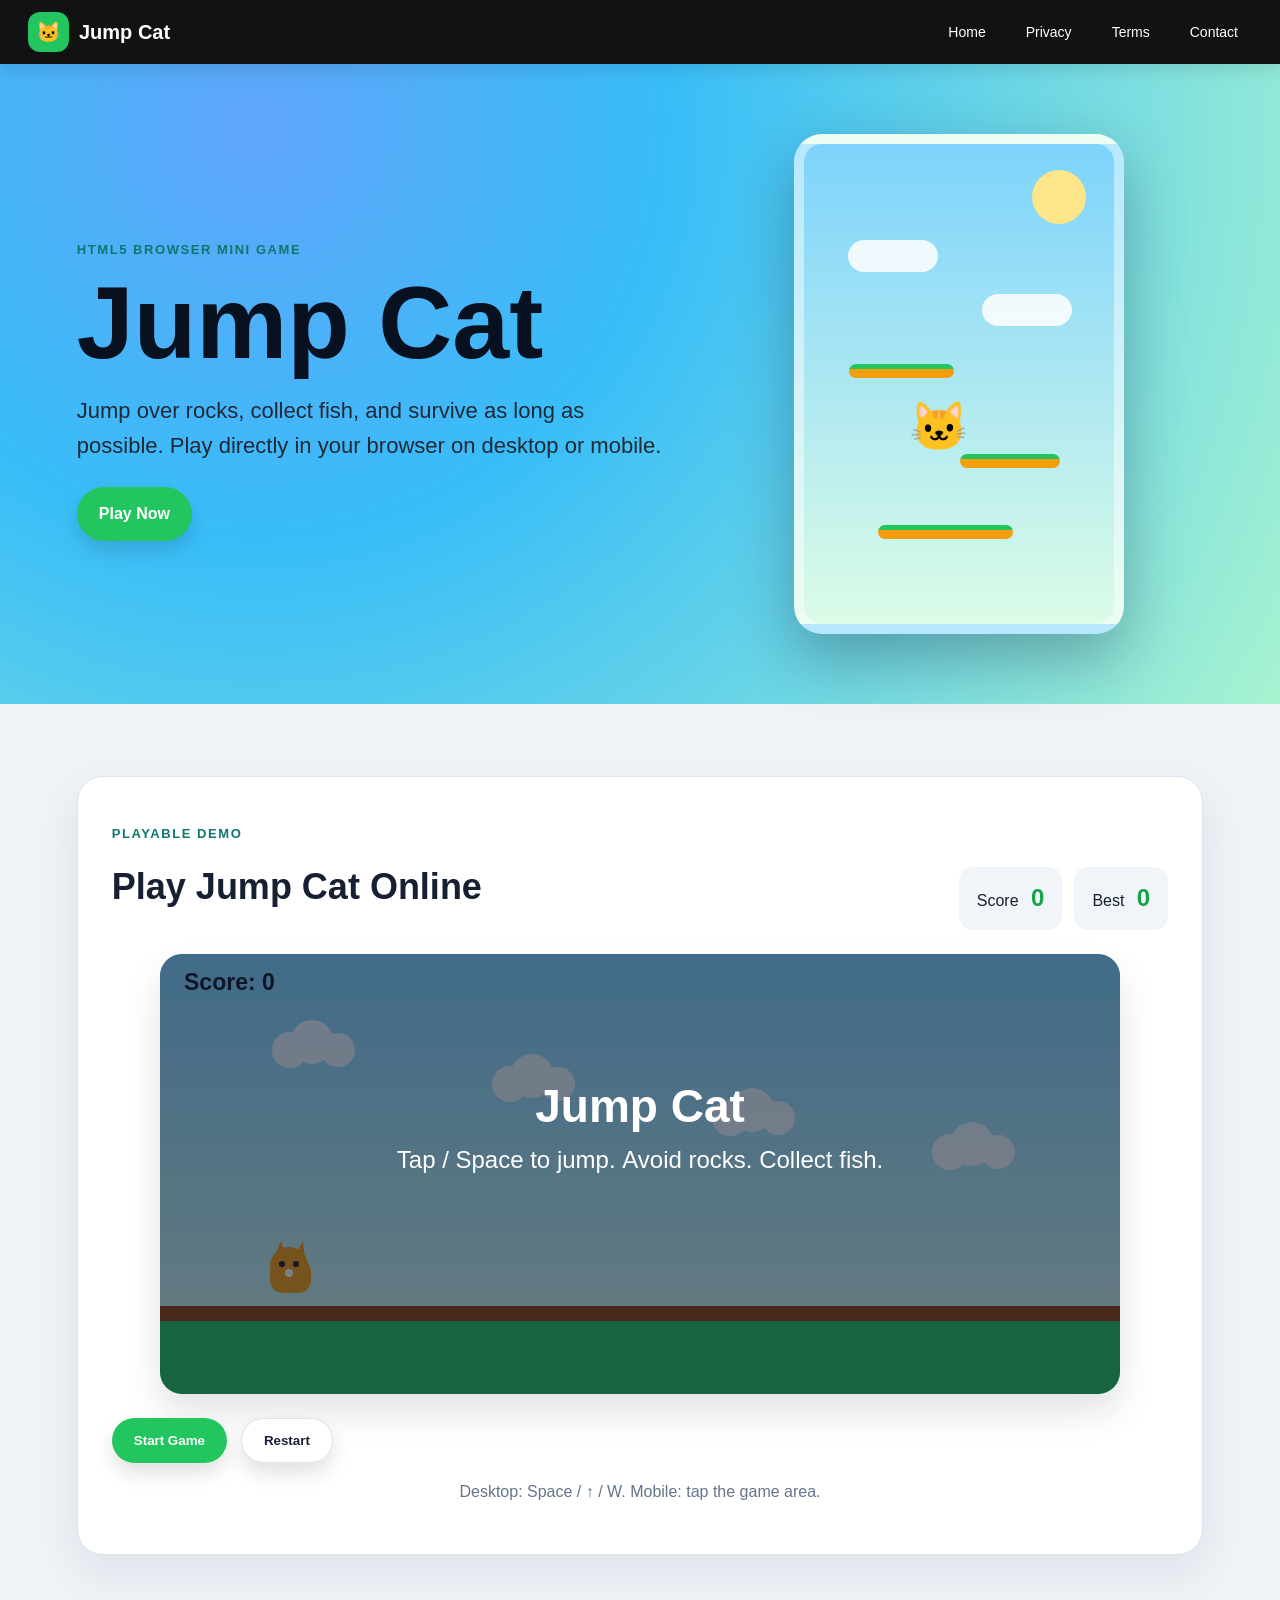
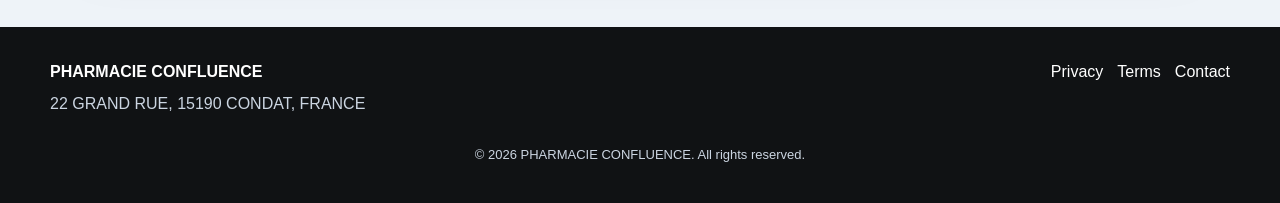
<file: index.html>
<!doctype html>
<html lang="en">
<head>
  <meta charset="UTF-8">
  <meta name="viewport" content="width=device-width, initial-scale=1.0">
  <title>Jump Cat - Play Online</title>
  <meta name="description" content="Play Jump Cat online. A browser mini game published by PHARMACIE CONFLUENCE.">
  <link rel="stylesheet" href="css/style.css">
</head>
<body>

<header class="topbar">
  <a class="brand" href="index.html"><span class="brand-mark">🐱</span><span>Jump Cat</span></a>
  <nav>
    <a href="index.html">Home</a>
    <a href="privacy.html">Privacy</a>
    <a href="terms.html">Terms</a>
    <a href="contact.html">Contact</a>
  </nav>
</header>

<main>
  <section class="hero">
    <div class="hero-copy">
      <p class="kicker">HTML5 Browser Mini Game</p>
      <h1>Jump Cat</h1>
      <p class="lead">Jump over rocks, collect fish, and survive as long as possible. Play directly in your browser on desktop or mobile.</p>
      <div class="actions">
        <a class="btn primary" href="#play">Play Now</a>
        
      </div>
    </div>
    <div class="hero-card">
      <div class="mini-screen">
        <div class="sun"></div>
        <div class="cloud c1"></div>
        <div class="cloud c2"></div>
        <div class="cat-face">🐱</div>
        <div class="platform p1"></div>
        <div class="platform p2"></div>
        <div class="platform p3"></div>
      </div>
    </div>
  </section>

  <section id="play" class="section">
    <div class="panel game-panel">
      <div class="section-head">
        <div>
          <p class="kicker">Playable Demo</p>
          <h2>Play Jump Cat Online</h2>
        </div>
        <div class="score-box">
          <span>Score <b id="score">0</b></span>
          <span>Best <b id="best">0</b></span>
        </div>
      </div>
      <canvas id="game" width="960" height="440"></canvas>
      <div class="game-actions">
        <button class="btn primary" id="startBtn">Start Game</button>
        <button class="btn ghost" id="restartBtn">Restart</button>
      </div>
      <p class="note">Desktop: Space / ↑ / W. Mobile: tap the game area.</p>
    </div>
  </section>


</main>

<footer class="footer">
  <div class="footer-inner">
    <div>
      <strong>PHARMACIE CONFLUENCE</strong>
      <p>22 GRAND RUE, 15190 CONDAT, FRANCE</p>
    </div>
    <div class="footer-links">
      <a href="privacy.html">Privacy</a>
      <a href="terms.html">Terms</a>
      <a href="contact.html">Contact</a>
    </div>
  </div>
  <p class="copyright">© 2026 PHARMACIE CONFLUENCE. All rights reserved.</p>
</footer>

<script src="js/main.js"></script>
</body>
</html>
</file>
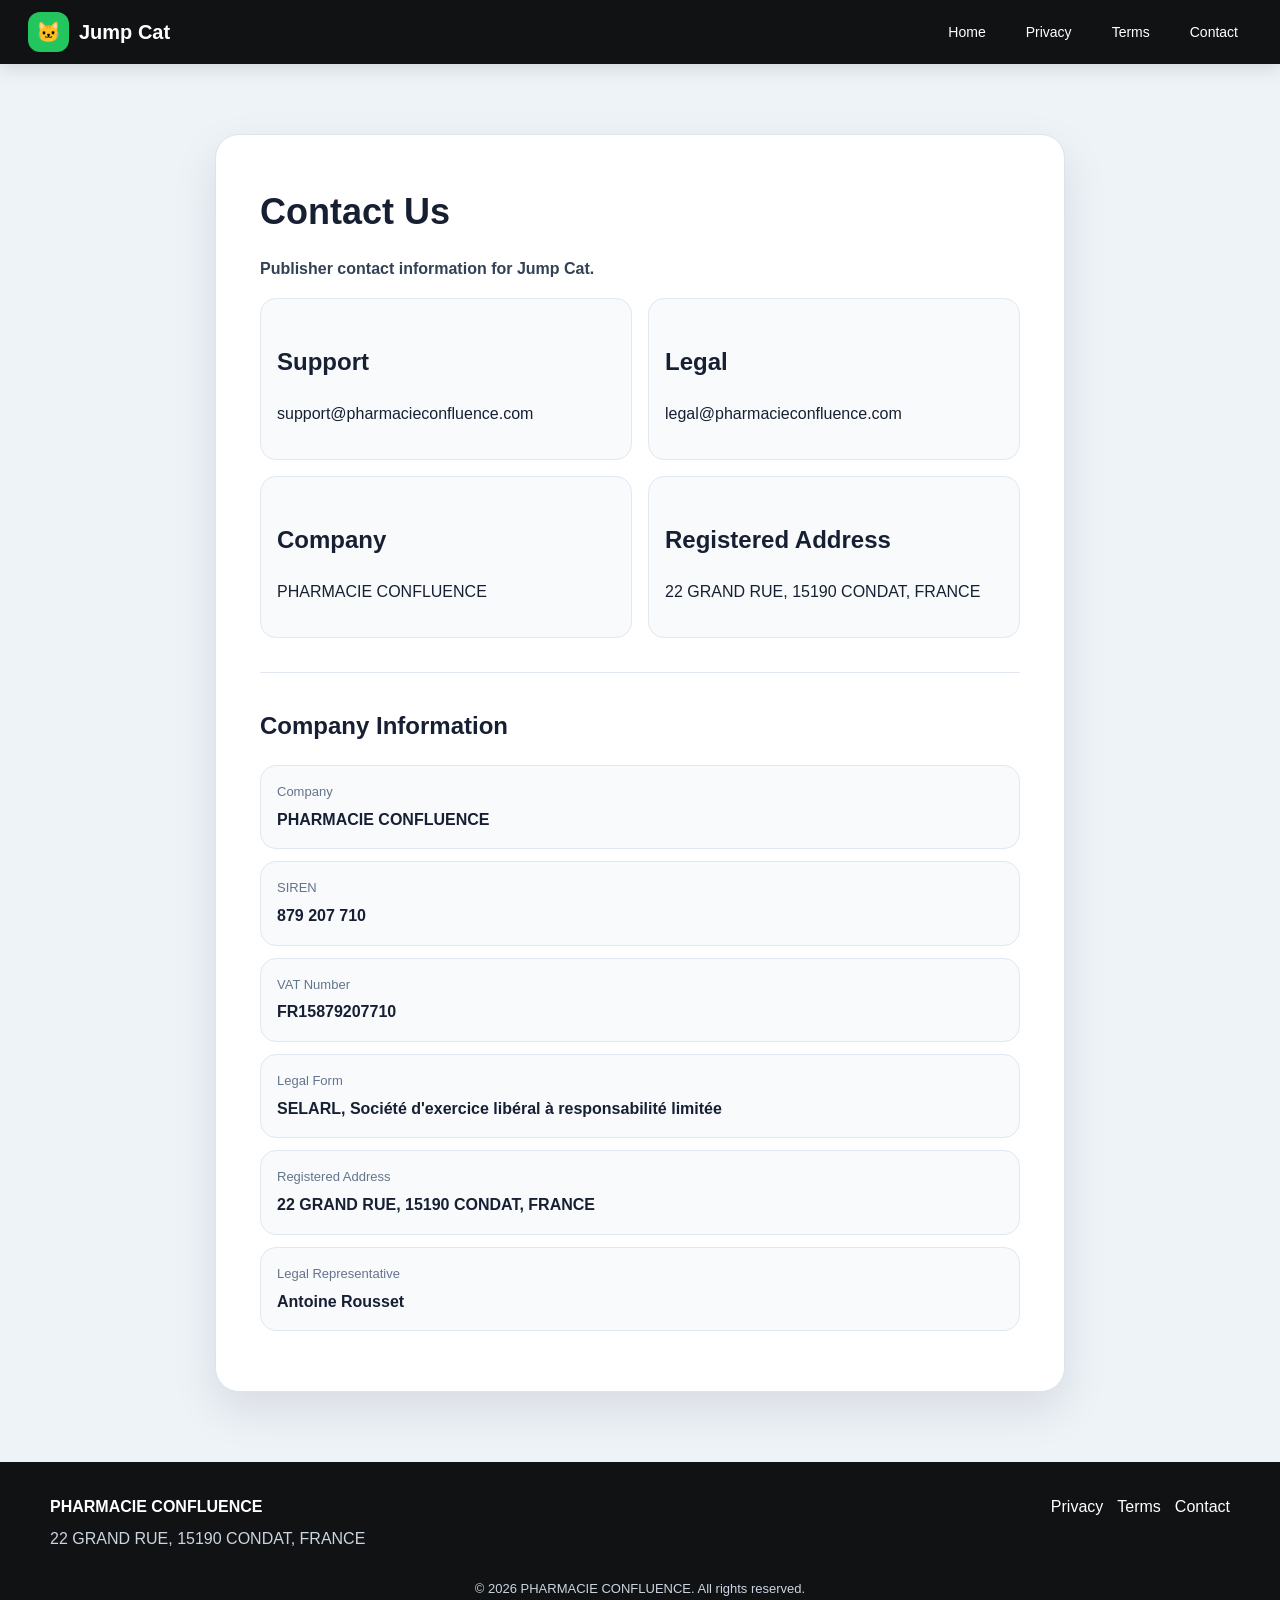
<file: contact.html>
<!doctype html>
<html lang="en">
<head>
  <meta charset="UTF-8">
  <meta name="viewport" content="width=device-width, initial-scale=1.0">
  <title>Contact - Jump Cat</title>
  <link rel="stylesheet" href="css/style.css">
</head>
<body>

<header class="topbar">
  <a class="brand" href="index.html"><span class="brand-mark">🐱</span><span>Jump Cat</span></a>
  <nav>
    <a href="index.html">Home</a>
    <a href="privacy.html">Privacy</a>
    <a href="terms.html">Terms</a>
    <a href="contact.html">Contact</a>
  </nav>
</header>

<main class="legal-wrap">
  <article class="legal-card">
    
<h1>Contact Us</h1>
<p class="date">Publisher contact information for Jump Cat.</p>
<div class="contact-grid">
  <div><h2>Support</h2><p><a href="mailto:support@pharmacieconfluence.com">support@pharmacieconfluence.com</a></p></div>
  <div><h2>Legal</h2><p><a href="mailto:legal@pharmacieconfluence.com">legal@pharmacieconfluence.com</a></p></div>
  <div><h2>Company</h2><p>PHARMACIE CONFLUENCE</p></div>
  <div><h2>Registered Address</h2><p>22 GRAND RUE, 15190 CONDAT, FRANCE</p></div>
</div>

    <hr>
    <section class="company-block">
      <h2>Company Information</h2>
      <dl>
        <div><dt>Company</dt><dd>PHARMACIE CONFLUENCE</dd></div>
        <div><dt>SIREN</dt><dd>879 207 710</dd></div>
        <div><dt>VAT Number</dt><dd>FR15879207710</dd></div>
        <div><dt>Legal Form</dt><dd>SELARL, Société d'exercice libéral à responsabilité limitée</dd></div>
        <div><dt>Registered Address</dt><dd>22 GRAND RUE, 15190 CONDAT, FRANCE</dd></div>
        <div><dt>Legal Representative</dt><dd>Antoine Rousset</dd></div>
      </dl>
    </section>
  </article>
</main>

<footer class="footer">
  <div class="footer-inner">
    <div>
      <strong>PHARMACIE CONFLUENCE</strong>
      <p>22 GRAND RUE, 15190 CONDAT, FRANCE</p>
    </div>
    <div class="footer-links">
      <a href="privacy.html">Privacy</a>
      <a href="terms.html">Terms</a>
      <a href="contact.html">Contact</a>
    </div>
  </div>
  <p class="copyright">© 2026 PHARMACIE CONFLUENCE. All rights reserved.</p>
</footer>

</body>
</html>
</file>
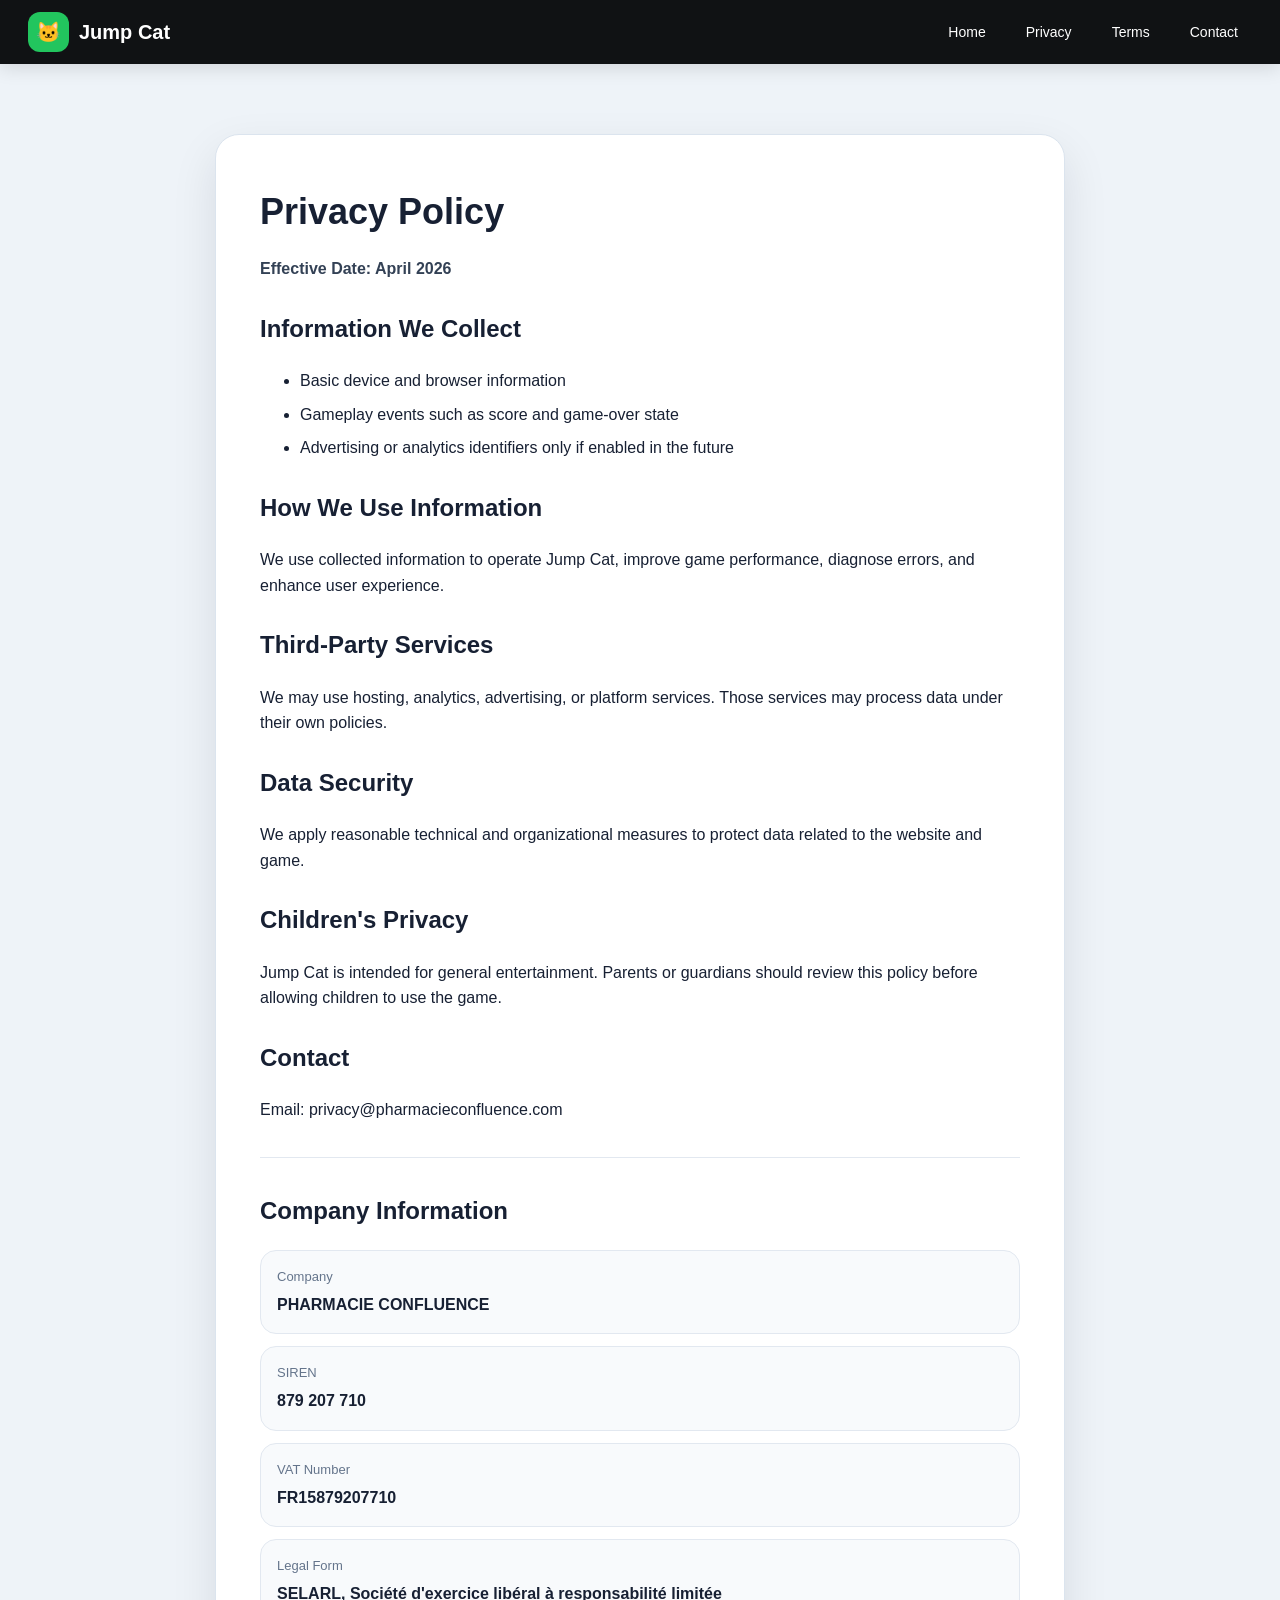
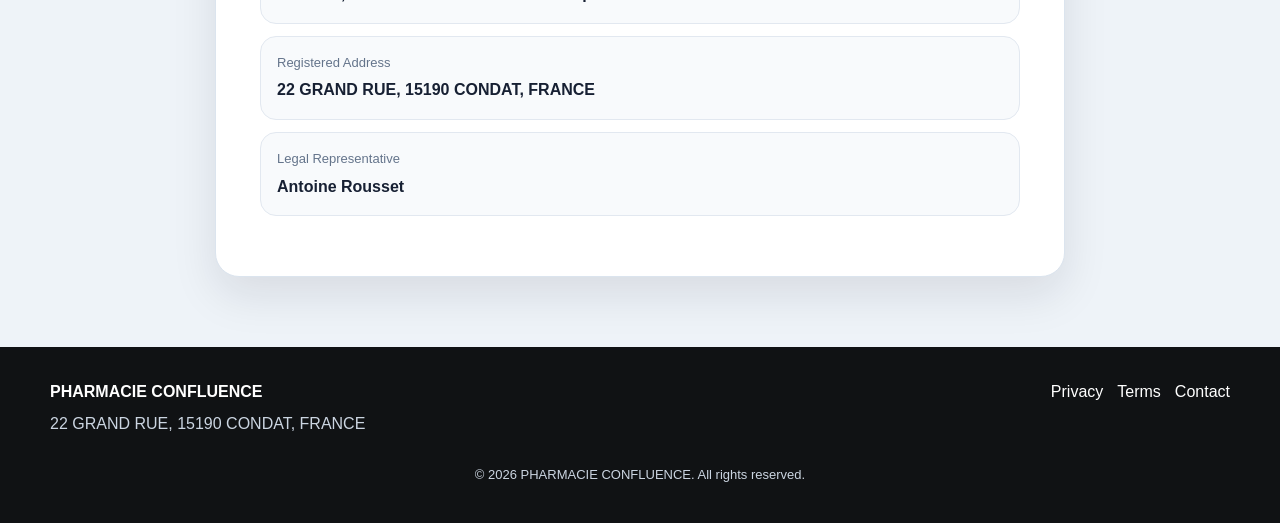
<file: privacy.html>
<!doctype html>
<html lang="en">
<head>
  <meta charset="UTF-8">
  <meta name="viewport" content="width=device-width, initial-scale=1.0">
  <title>Privacy Policy - Jump Cat</title>
  <link rel="stylesheet" href="css/style.css">
</head>
<body>

<header class="topbar">
  <a class="brand" href="index.html"><span class="brand-mark">🐱</span><span>Jump Cat</span></a>
  <nav>
    <a href="index.html">Home</a>
    <a href="privacy.html">Privacy</a>
    <a href="terms.html">Terms</a>
    <a href="contact.html">Contact</a>
  </nav>
</header>

<main class="legal-wrap">
  <article class="legal-card">
    
<h1>Privacy Policy</h1>
<p class="date">Effective Date: April 2026</p>
<h2>Information We Collect</h2>
<ul>
  <li>Basic device and browser information</li>
  <li>Gameplay events such as score and game-over state</li>
  <li>Advertising or analytics identifiers only if enabled in the future</li>
</ul>
<h2>How We Use Information</h2>
<p>We use collected information to operate Jump Cat, improve game performance, diagnose errors, and enhance user experience.</p>
<h2>Third-Party Services</h2>
<p>We may use hosting, analytics, advertising, or platform services. Those services may process data under their own policies.</p>
<h2>Data Security</h2>
<p>We apply reasonable technical and organizational measures to protect data related to the website and game.</p>
<h2>Children's Privacy</h2>
<p>Jump Cat is intended for general entertainment. Parents or guardians should review this policy before allowing children to use the game.</p>
<h2>Contact</h2>
<p>Email: <a href="mailto:privacy@pharmacieconfluence.com">privacy@pharmacieconfluence.com</a></p>

    <hr>
    <section class="company-block">
      <h2>Company Information</h2>
      <dl>
        <div><dt>Company</dt><dd>PHARMACIE CONFLUENCE</dd></div>
        <div><dt>SIREN</dt><dd>879 207 710</dd></div>
        <div><dt>VAT Number</dt><dd>FR15879207710</dd></div>
        <div><dt>Legal Form</dt><dd>SELARL, Société d'exercice libéral à responsabilité limitée</dd></div>
        <div><dt>Registered Address</dt><dd>22 GRAND RUE, 15190 CONDAT, FRANCE</dd></div>
        <div><dt>Legal Representative</dt><dd>Antoine Rousset</dd></div>
      </dl>
    </section>
  </article>
</main>

<footer class="footer">
  <div class="footer-inner">
    <div>
      <strong>PHARMACIE CONFLUENCE</strong>
      <p>22 GRAND RUE, 15190 CONDAT, FRANCE</p>
    </div>
    <div class="footer-links">
      <a href="privacy.html">Privacy</a>
      <a href="terms.html">Terms</a>
      <a href="contact.html">Contact</a>
    </div>
  </div>
  <p class="copyright">© 2026 PHARMACIE CONFLUENCE. All rights reserved.</p>
</footer>

</body>
</html>
</file>
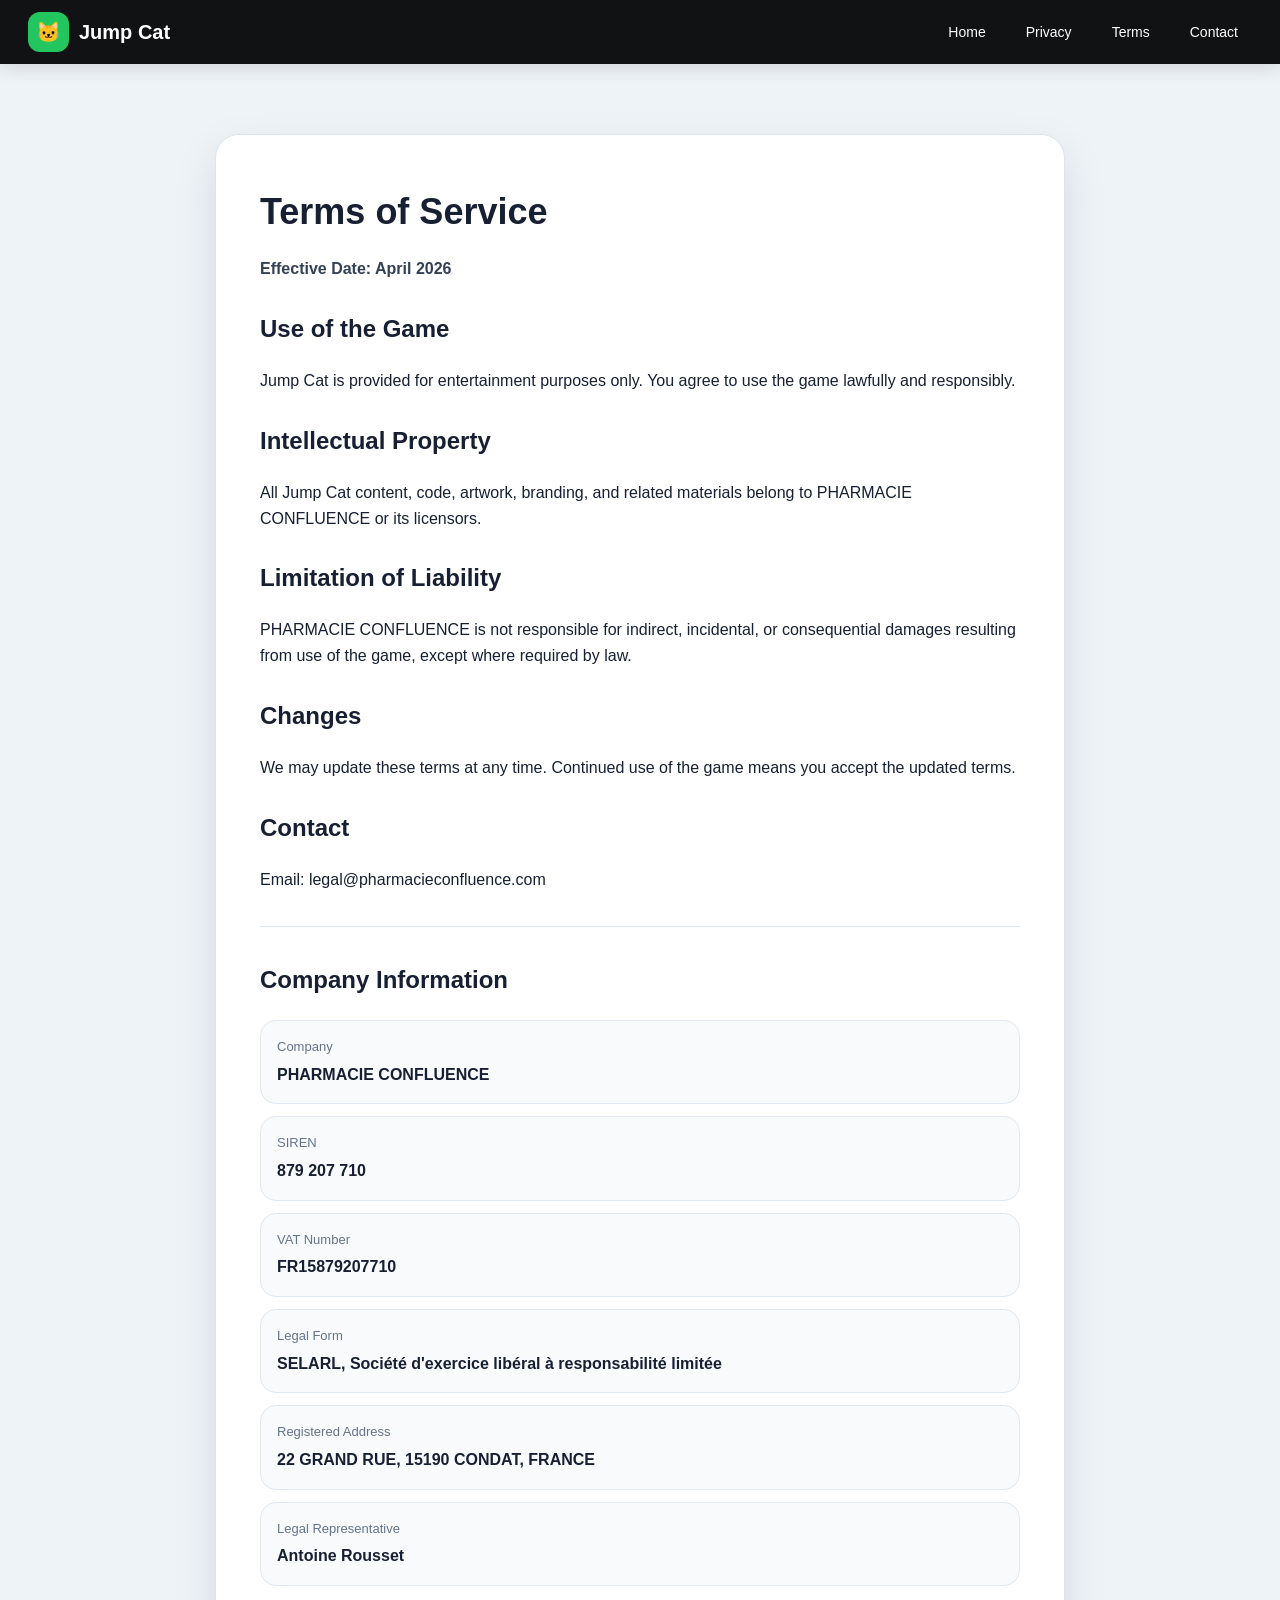
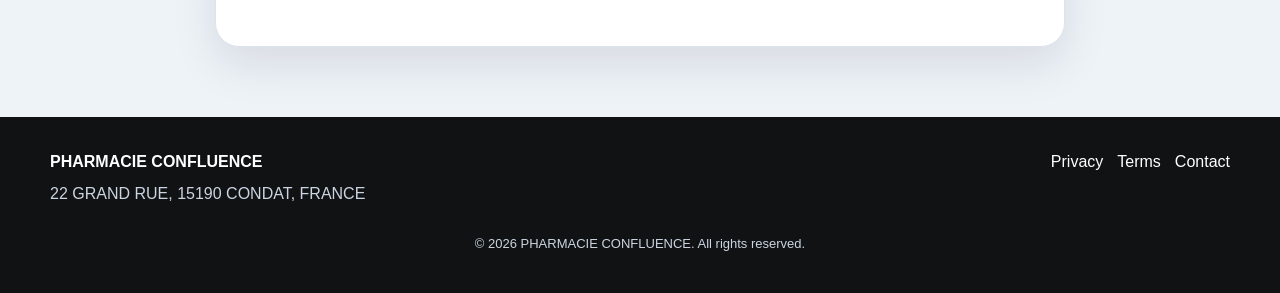
<file: terms.html>
<!doctype html>
<html lang="en">
<head>
  <meta charset="UTF-8">
  <meta name="viewport" content="width=device-width, initial-scale=1.0">
  <title>Terms of Service - Jump Cat</title>
  <link rel="stylesheet" href="css/style.css">
</head>
<body>

<header class="topbar">
  <a class="brand" href="index.html"><span class="brand-mark">🐱</span><span>Jump Cat</span></a>
  <nav>
    <a href="index.html">Home</a>
    <a href="privacy.html">Privacy</a>
    <a href="terms.html">Terms</a>
    <a href="contact.html">Contact</a>
  </nav>
</header>

<main class="legal-wrap">
  <article class="legal-card">
    
<h1>Terms of Service</h1>
<p class="date">Effective Date: April 2026</p>
<h2>Use of the Game</h2>
<p>Jump Cat is provided for entertainment purposes only. You agree to use the game lawfully and responsibly.</p>
<h2>Intellectual Property</h2>
<p>All Jump Cat content, code, artwork, branding, and related materials belong to PHARMACIE CONFLUENCE or its licensors.</p>
<h2>Limitation of Liability</h2>
<p>PHARMACIE CONFLUENCE is not responsible for indirect, incidental, or consequential damages resulting from use of the game, except where required by law.</p>
<h2>Changes</h2>
<p>We may update these terms at any time. Continued use of the game means you accept the updated terms.</p>
<h2>Contact</h2>
<p>Email: <a href="mailto:legal@pharmacieconfluence.com">legal@pharmacieconfluence.com</a></p>

    <hr>
    <section class="company-block">
      <h2>Company Information</h2>
      <dl>
        <div><dt>Company</dt><dd>PHARMACIE CONFLUENCE</dd></div>
        <div><dt>SIREN</dt><dd>879 207 710</dd></div>
        <div><dt>VAT Number</dt><dd>FR15879207710</dd></div>
        <div><dt>Legal Form</dt><dd>SELARL, Société d'exercice libéral à responsabilité limitée</dd></div>
        <div><dt>Registered Address</dt><dd>22 GRAND RUE, 15190 CONDAT, FRANCE</dd></div>
        <div><dt>Legal Representative</dt><dd>Antoine Rousset</dd></div>
      </dl>
    </section>
  </article>
</main>

<footer class="footer">
  <div class="footer-inner">
    <div>
      <strong>PHARMACIE CONFLUENCE</strong>
      <p>22 GRAND RUE, 15190 CONDAT, FRANCE</p>
    </div>
    <div class="footer-links">
      <a href="privacy.html">Privacy</a>
      <a href="terms.html">Terms</a>
      <a href="contact.html">Contact</a>
    </div>
  </div>
  <p class="copyright">© 2026 PHARMACIE CONFLUENCE. All rights reserved.</p>
</footer>

</body>
</html>
</file>
<file: css/style.css>
*{box-sizing:border-box}html{scroll-behavior:smooth}body{margin:0;font-family:Inter,Arial,Helvetica,sans-serif;background:#eef3f8;color:#172033;line-height:1.6}
a{color:inherit;text-decoration:none}.topbar{height:64px;background:#101214;color:white;display:flex;justify-content:space-between;align-items:center;padding:0 28px;position:sticky;top:0;z-index:10;box-shadow:0 4px 18px rgba(0,0,0,.12)}
.brand{font-size:20px;font-weight:900;display:flex;gap:10px;align-items:center}.brand-mark{background:#22c55e;border-radius:12px;padding:4px 8px}.topbar nav{display:flex;gap:12px;align-items:center}.topbar nav a{font-size:14px;padding:10px 14px;border-radius:10px}.topbar nav a:hover{background:#22c55e;color:#fff}
.hero{min-height:620px;background:radial-gradient(circle at 20% 10%,#60a5fa 0,#38bdf8 35%,#a7f3d0 100%);display:grid;grid-template-columns:1.1fr .9fr;gap:40px;align-items:center;padding:70px min(6vw,90px)}
.kicker{text-transform:uppercase;letter-spacing:.12em;font-size:13px;color:#0f766e;font-weight:900}.hero h1{font-size:clamp(54px,8vw,104px);line-height:.95;margin:10px 0;color:#07111f}.lead{font-size:22px;max-width:680px;color:#1f2937}.actions,.game-actions{display:flex;gap:14px;flex-wrap:wrap;margin-top:24px}.btn{border:0;border-radius:999px;padding:14px 22px;font-weight:900;cursor:pointer;box-shadow:0 10px 20px rgba(0,0,0,.12)}.btn.primary{background:#22c55e;color:white}.btn.ghost{background:white;color:#172033;border:1px solid #dbe4ee}
.hero-card{display:flex;justify-content:center}.mini-screen{position:relative;width:330px;height:500px;border-radius:28px;background:linear-gradient(#7dd3fc,#dcfce7);box-shadow:0 24px 60px rgba(15,23,42,.3);overflow:hidden;border:10px solid rgba(255,255,255,.45)}.sun{position:absolute;right:28px;top:26px;width:54px;height:54px;border-radius:50%;background:#fde68a}.cloud{position:absolute;width:90px;height:32px;background:white;border-radius:999px;opacity:.86}.c1{top:96px;left:44px}.c2{top:150px;right:42px}.cat-face{position:absolute;left:105px;top:245px;font-size:48px}.platform{position:absolute;height:14px;background:linear-gradient(#22c55e 0 35%,#f59e0b 35% 100%);border-radius:8px}.p1{width:105px;left:45px;top:220px}.p2{width:100px;right:54px;top:310px}.p3{width:135px;left:74px;bottom:85px}
.section{padding:72px min(6vw,90px)}.panel{background:white;border-radius:26px;padding:34px;box-shadow:0 18px 45px rgba(15,23,42,.08);border:1px solid #dbe4ee}.section-head{display:flex;justify-content:space-between;gap:20px;align-items:end}.section h2,.legal-card h1{font-size:36px;margin:.1em 0 .4em}.score-box{display:flex;gap:12px}.score-box span{background:#f1f5f9;border-radius:14px;padding:12px 18px}.score-box b{font-size:24px;color:#16a34a;margin-left:8px}
canvas{display:block;width:100%;max-width:960px;height:auto;margin:24px auto 0;border-radius:22px;background:#7dd3fc;box-shadow:inset 0 -88px 0 #86efac,0 18px 34px rgba(15,23,42,.12)}.note{color:#64748b;text-align:center}
.two-col{display:grid;grid-template-columns:1fr 1fr;gap:24px}.info-grid{display:grid;grid-template-columns:1fr 1fr;gap:16px;margin-top:22px}.info-grid div{background:#f8fafc;border:1px solid #e2e8f0;border-radius:16px;padding:16px}.info-grid span{display:block;color:#64748b;font-size:13px}.info-grid strong{display:block;margin-top:6px}.info-list p{background:#f8fafc;border-radius:14px;padding:14px}
.legal-wrap{padding:70px 20px}.legal-card{max-width:850px;margin:0 auto;background:white;border-radius:24px;padding:44px;box-shadow:0 18px 45px rgba(15,23,42,.1);border:1px solid #dbe4ee}.legal-card h2{margin-top:28px}.date{font-weight:800;color:#334155}.legal-card li{margin:8px 0}.legal-card hr{border:0;border-top:1px solid #e2e8f0;margin:34px 0}.company-block dl{display:grid;gap:12px}.company-block dl div,.contact-grid div{background:#f8fafc;border:1px solid #e2e8f0;border-radius:16px;padding:16px}.company-block dt{color:#64748b;font-size:13px}.company-block dd{margin:4px 0 0;font-weight:800}.contact-grid{display:grid;grid-template-columns:1fr 1fr;gap:16px}
.footer{background:#101214;color:white;padding:32px 28px}.footer-inner{max-width:1180px;margin:0 auto;display:flex;justify-content:space-between;gap:22px;flex-wrap:wrap}.footer p{color:#cbd5e1;margin:6px 0}.footer-links{display:flex;gap:14px}.copyright{text-align:center;font-size:13px;margin-top:22px!important}
@media(max-width:860px){.hero,.two-col{grid-template-columns:1fr}.topbar{height:auto;align-items:flex-start;flex-direction:column;padding:18px}.topbar nav{flex-wrap:wrap}.section-head,.footer-inner{align-items:flex-start;flex-direction:column}.info-grid,.contact-grid{grid-template-columns:1fr}.hero{padding:46px 20px}.section{padding:46px 20px}}
</file>
